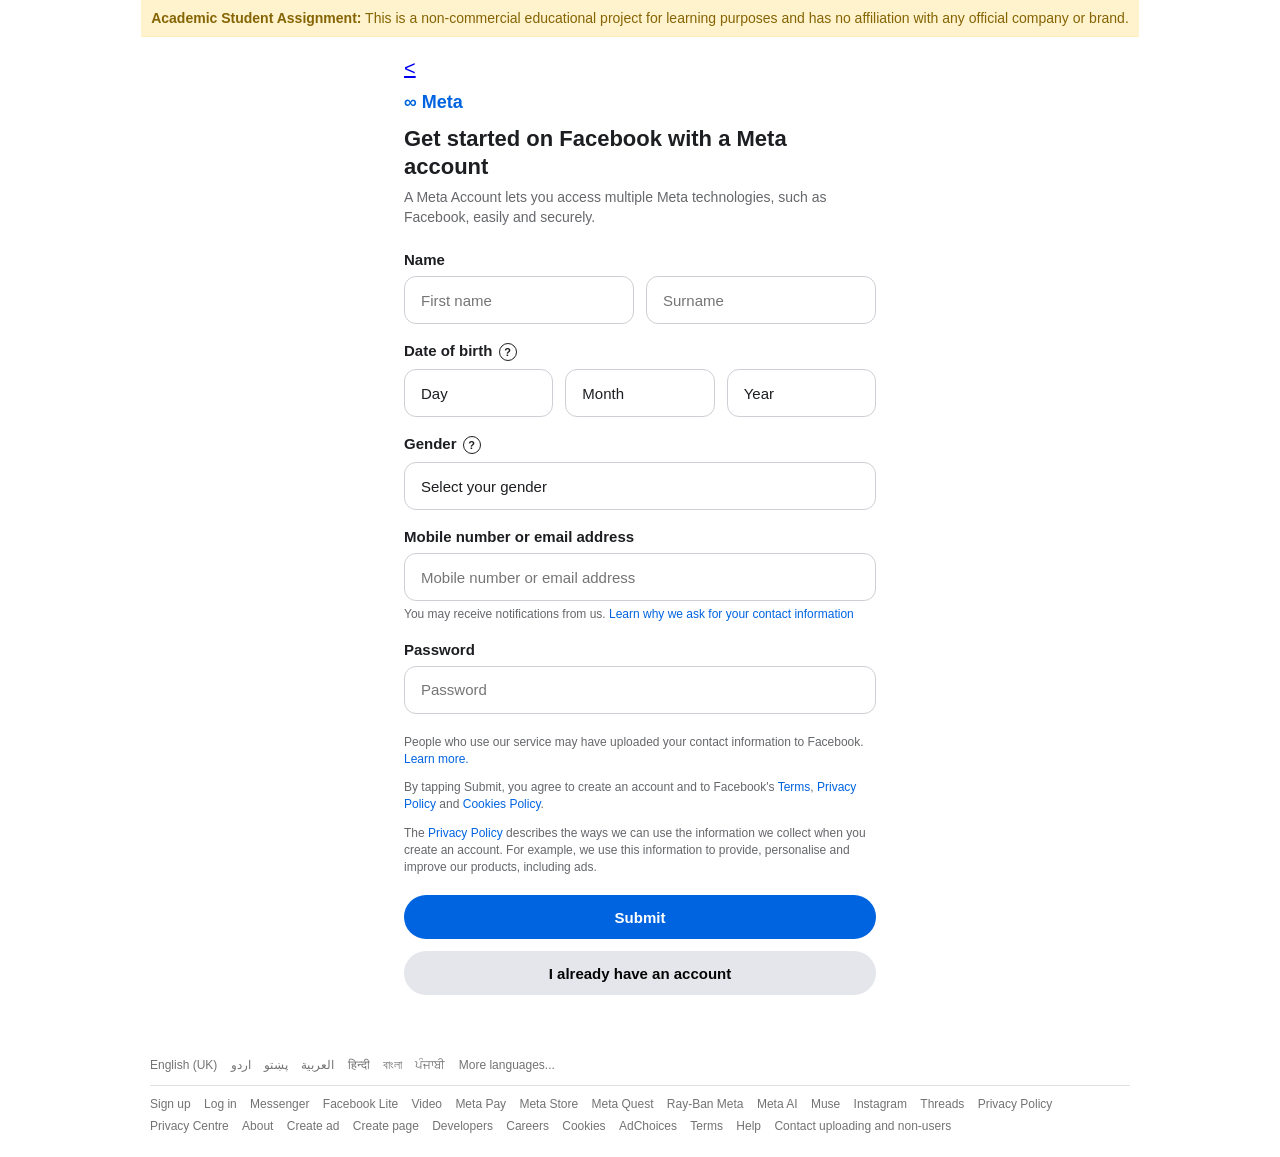
<file: singup.html>
<!DOCTYPE html>
<html lang="en">
<head>
    <meta charset="UTF-8">
    <meta name="viewport" content="width=device-width, initial-scale=1.0">
    <title> signup page</title>
    <div style="background: #fff3cd; color: #856404; padding: 10px; text-align: center; font-size: 14px; border-bottom: 1px solid #ffeeba;">
    <strong>Academic Student Assignment:</strong> This is a non-commercial educational project for learning purposes and has no affiliation with any official company or brand.
</div>
    <!-- Educational Student Practice Project Only -->
    <link rel="stylesheet" href="singup.css">
</head>
<body>

    <div class="signup-wrapper">
        <div class="back-btn">
            <a href="index.html"> < </a>
        </div>

        <!-- Meta Logo -->
        <div class="meta-logo">
            
            <span class="meta-text">∞ Meta</span>
        </div>

        <h2>Get started on Facebook with a Meta account</h2>
        <p class="sub-heading">A Meta Account lets you access multiple Meta technologies, such as Facebook, easily and securely.</p>

        <form>
            <!-- Name Inputs -->
            <div class="field-group">
                <label>Name</label>
                <div class="row-inputs">
                    <input type="text" placeholder="First name" required>
                    <input type="text" placeholder="Surname" required>
                </div>
            </div>

            <!-- Date of Birth -->
            <div class="field-group">
                <label>Date of birth <span class="help-circle">?</span></label>
                <div class="dob-row">
                    <select required>
                        <option value="" disabled selected>Day</option>
                        <option>1</option><option>2</option><option>3</option><option>4</option><option>5</option>
                        <option>6</option><option>7</option><option>8</option><option>9</option><option>10</option>
                        <option>11</option><option>12</option><option>13</option><option>14</option><option>15</option>
                    </select>
                    <select required>
                        <option value="" disabled selected>Month</option>
                        <option>Jan</option><option>Feb</option><option>Mar</option><option>Apr</option>
                        <option>May</option><option>Jun</option><option>Jul</option><option>Aug</option>
                        <option>Sep</option><option>Oct</option><option>Nov</option><option>Dec</option>
                    </select>
                    <select required>
                        <option value="" disabled selected>Year</option>
                        <option>2026</option><option>2025</option><option>2024</option><option>2005</option><option>2000</option>
                    </select>
                </div>
            </div>

            <!-- Gender -->
            <div class="field-group">
                <label>Gender <span class="help-circle">?</span></label>
                <select class="full-width-select" required>
                    <option value="" disabled selected>Select your gender</option>
                    <option value="female">Female</option>
                    <option value="male">Male</option>
                    <option value="custom">Custom</option>
                </select>
            </div>

            <!-- Mobile / Email -->
            <div class="field-group">
                <label>Mobile number or email address</label>
                <input type="text" placeholder="Mobile number or email address" class="full-width-input" required>
                <p class="input-info">You may receive notifications from us. <a href="#">Learn why we ask for your contact information</a></p>
            </div>

            <!-- Password -->
            <div class="field-group">
                <label>Password</label>
                <input type="password" placeholder="Password" class="full-width-input" required>
            </div>

            <!-- Legal Terms Text -->
            <div class="legal-terms">
                <p>People who use our service may have uploaded your contact information to Facebook. <a href="#">Learn more.</a></p>
                <p>By tapping Submit, you agree to create an account and to Facebook's <a href="#">Terms</a>, <a href="#">Privacy Policy</a> and <a href="#">Cookies Policy</a>.</p>
                <p>The <a href="#">Privacy Policy</a> describes the ways we can use the information we collect when you create an account. For example, we use this information to provide, personalise and improve our products, including ads.</p>
            </div>

            <!-- Action Buttons -->
            <button type="submit" class="btn-submit">Submit</button>
            <button type="button" class="btn-secondary">I already have an account</button>
        </form>
    </div>

    <!-- Footer Section -->
    <footer class="footer">
        <div class="footer-content">
            <div class="languages">
                <a href="#">English (UK)</a>
                <a href="#">اردو</a>
                <a href="#">پښتو</a>
                <a href="#">العربية</a>
                <a href="#">हिन्दी</a>
                <a href="#">বাংলা</a>
                <a href="#">ਪੰਜਾਬੀ</a>
                <a href="#">More languages...</a>
            </div>
            <hr>
            <div class="links">
                <a href="#">Sign up</a> <a href="#">Log in</a> <a href="#">Messenger</a> <a href="#">Facebook Lite</a>
                <a href="#">Video</a> <a href="#">Meta Pay</a> <a href="#">Meta Store</a> <a href="#">Meta Quest</a>
                <a href="#">Ray-Ban Meta</a> <a href="#">Meta AI</a> <a href="#">Muse</a> <a href="#">Instagram</a>
                <a href="#">Threads</a> <a href="#">Privacy Policy</a> <a href="#">Privacy Centre</a> <a href="#">About</a>
                <a href="#">Create ad</a> <a href="#">Create page</a> <a href="#">Developers</a> <a href="#">Careers</a>
                <a href="#">Cookies</a> <a href="#">AdChoices</a> <a href="#">Terms</a> <a href="#">Help</a>
                <a href="#">Contact uploading and non-users</a>
            </div>
        </div>
    </footer>

</body>
</html>
</file>
<file: singup.css>
* {
    box-sizing: border-box;
    margin: 0;
    padding: 0;
    font-family: -apple-system, BlinkMacSystemFont, "Segoe UI", Roboto, Helvetica, Arial, sans-serif;
}

body {
    background-color: #ffffff;
    color: #1c1e21;
    display: flex;
    flex-direction: column;
    align-items: center;
    min-height: 100vh;
}

.signup-wrapper {
    width: 100%;
    max-width: 520px;
    padding: 20px 24px 40px;
}

.back-btn {
    font-size: 20px;
    cursor: pointer;
    margin-bottom: 12px;
    color: #1c1e21;
}

.meta-logo {
    display: flex;
    align-items: center;
    gap: 6px;
    font-weight: 700;
    font-size: 18px;
    color: #0064e0;
    margin-bottom: 12px;
}

.meta-logo svg {
    height: 18px;
}

h2 {
    font-size: 22px;
    font-weight: 700;
    line-height: 1.25;
    margin-bottom: 8px;
}

.sub-heading {
    font-size: 14px;
    color: #65676b;
    line-height: 1.4;
    margin-bottom: 24px;
}

.field-group {
    margin-bottom: 18px;
}

.field-group label {
    display: block;
    font-size: 15px;
    font-weight: 600;
    margin-bottom: 8px;
}

.help-circle {
    display: inline-flex;
    align-items: center;
    justify-content: center;
    width: 18px;
    height: 18px;
    border: 1px solid #1c1e21;
    border-radius: 50%;
    font-size: 11px;
    margin-left: 2px;
    cursor: pointer;
}

.row-inputs {
    display: flex;
    gap: 12px;
}

.row-inputs input,
.dob-row select {
    flex: 1;
}

input, select {
    width: 100%;
    height: 48px;
    padding: 0 16px;
    border: 1px solid #ccd0d5;
    border-radius: 12px;
    font-size: 15px;
    color: #1c1e21;
    outline: none;
    background-color: #fff;
    appearance: none;
}

select {
    background-image: url('data:image/svg+xml;utf8,<svg xmlns="http://www.w3.org/2000/svg" width="12" height="12" viewBox="0 0 12 12"><path d="M2 4l4 4 4-4" stroke="%201c1e21" stroke-width="2" fill="none"/></svg>');
    background-repeat: no-repeat;
    background-position: right 16px center;
}

input:focus, select:focus {
    border-color: #0064e0;
}

.dob-row {
    display: flex;
    gap: 12px;
}

.full-width-input, .full-width-select {
    width: 100%;
}

.input-info {
    font-size: 12px;
    color: #65676b;
    margin-top: 6px;
    line-height: 1.3;
}

.input-info a, .legal-terms a {
    color: #0064e0;
    text-decoration: none;
}

.input-info a:hover, .legal-terms a:hover {
    text-decoration: underline;
}

.legal-terms {
    font-size: 12px;
    color: #65676b;
    line-height: 1.4;
    margin: 20px 0;
}

.legal-terms p {
    margin-bottom: 12px;
}

.btn-submit {
    width: 100%;
    height: 44px;
    background-color: #0064e0;
    color: white;
    border: none;
    border-radius: 22px;
    font-size: 15px;
    font-weight: 600;
    cursor: pointer;
    margin-bottom: 12px;
}

.btn-submit:hover {
    background-color: #0056c6;
}

.btn-secondary {
    width: 100%;
    height: 44px;
    background-color: #e4e6eb;
    color: #050505;
    border: none;
    border-radius: 22px;
    font-size: 15px;
    font-weight: 600;
    cursor: pointer;
}

.btn-secondary:hover {
    background-color: #d8dadf;
}

/* Footer Styling */
.footer {
    width: 100%;
    background-color: #ffffff;
    padding: 20px;
    margin-top: auto;
}

.footer-content {
    max-width: 980px;
    margin: 0 auto;
    font-size: 12px;
    color: #737373;
}

.footer a {
    color: #737373;
    text-decoration: none;
    margin-right: 10px;
    display: inline-block;
    line-height: 1.8;
}

.footer a:hover {
    text-decoration: underline;
}

.footer hr {
    border: none;
    border-top: 1px solid #dddfe2;
    margin: 8px 0;
}
</file>
